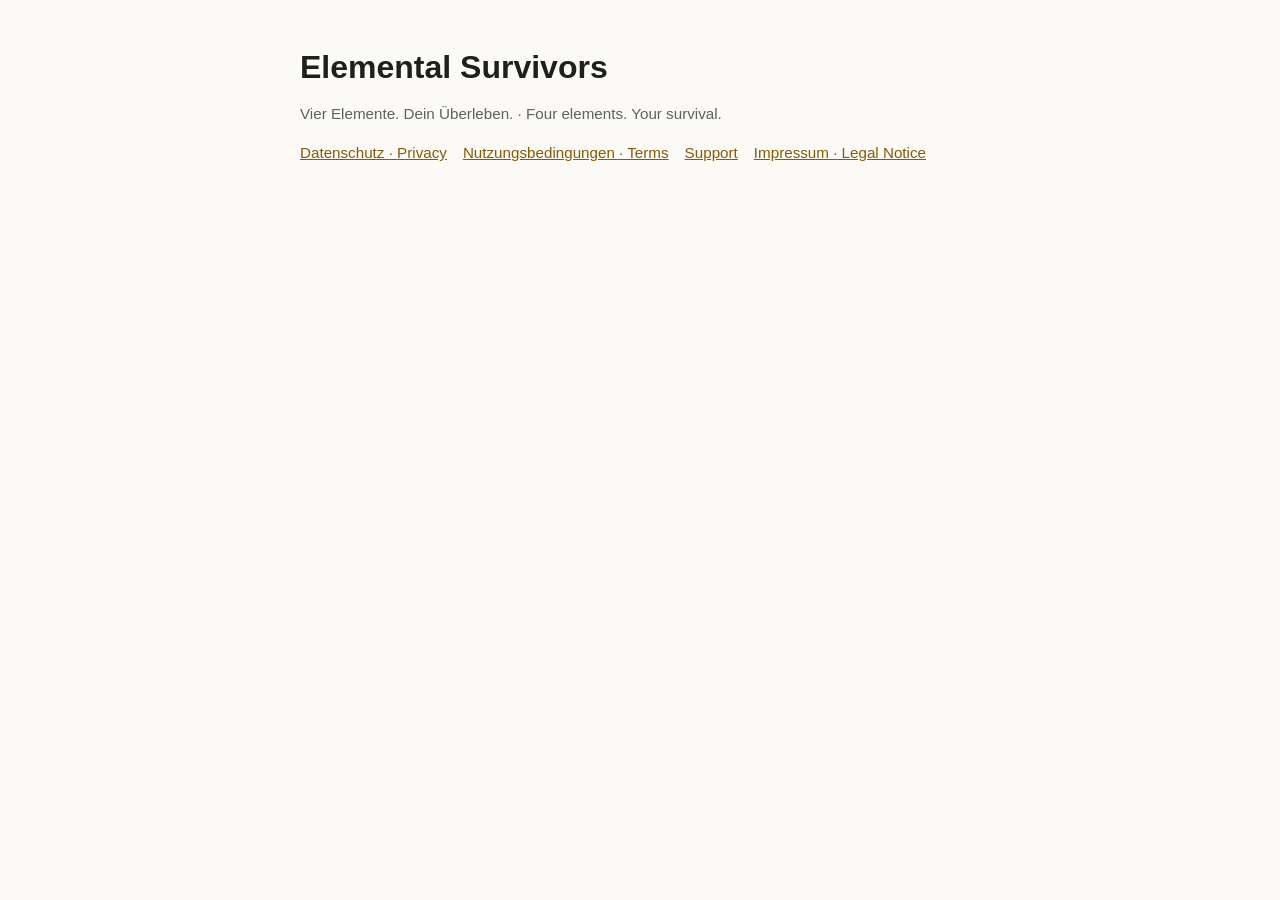
<file: index.html>
<!doctype html>
<html lang="de">
<head>
<meta charset="utf-8"><meta name="viewport" content="width=device-width,initial-scale=1">
<title>Elemental Survivors</title><link rel="stylesheet" href="style.css">
</head>
<body><main>
<h1>Elemental Survivors</h1>
<p class="muted">Vier Elemente. Dein Überleben. · Four elements. Your survival.</p>
<nav>
  <a href="privacy.html">Datenschutz · Privacy</a>
  <a href="terms.html">Nutzungsbedingungen · Terms</a>
  <a href="support.html">Support</a>
  <a href="impressum.html">Impressum · Legal Notice</a>
</nav>
</main></body>
</html>
</file>
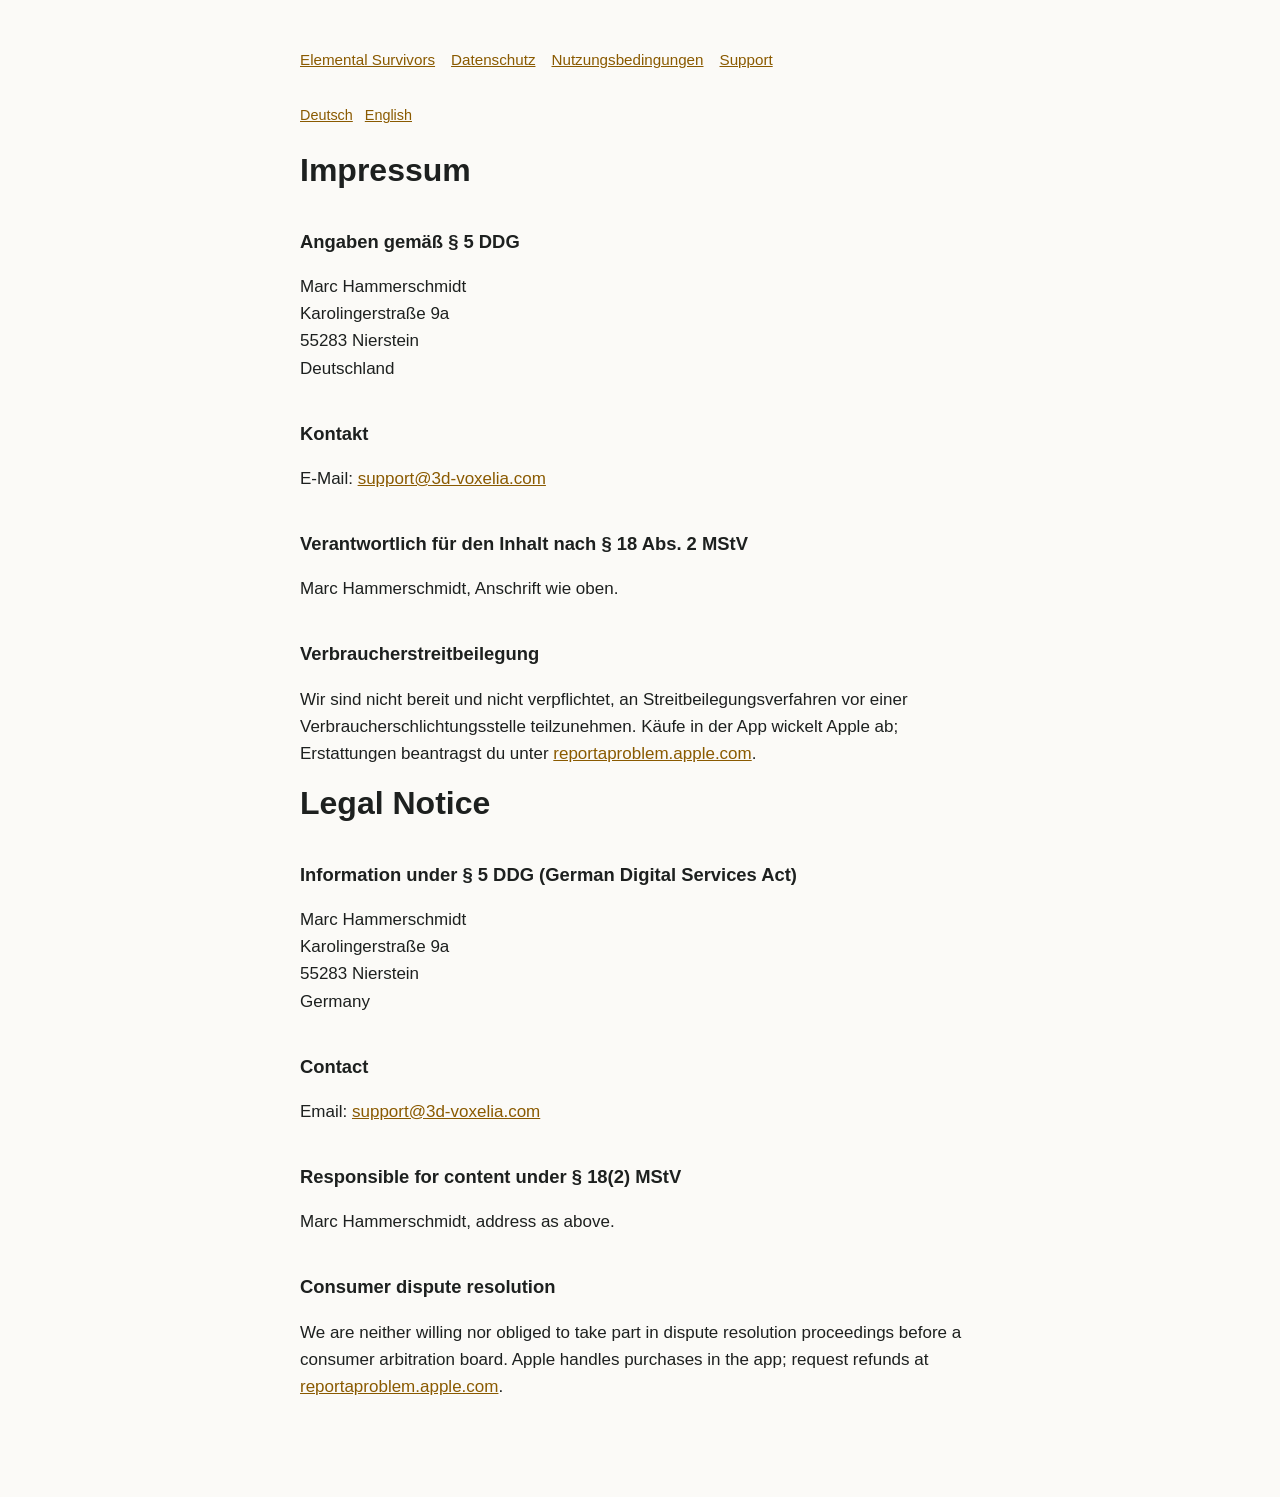
<file: impressum.html>
<!doctype html>
<html lang="de">
<head>
<meta charset="utf-8"><meta name="viewport" content="width=device-width,initial-scale=1">
<title>Elemental Survivors – Impressum / Legal Notice</title><link rel="stylesheet" href="style.css">
</head>
<body><main>
<nav><a href="index.html">Elemental Survivors</a><a href="privacy.html">Datenschutz</a><a href="terms.html">Nutzungsbedingungen</a><a href="support.html">Support</a></nav>
<div class="lang"><a href="#de">Deutsch</a><a href="#en">English</a></div>

<section id="de">
<h1>Impressum</h1>
<h2>Angaben gemäß § 5 DDG</h2>
<p>Marc Hammerschmidt<br>Karolingerstraße 9a<br>55283 Nierstein<br>Deutschland</p>
<h2>Kontakt</h2>
<p>E-Mail: <a href="mailto:support@3d-voxelia.com">support@3d-voxelia.com</a></p>
<h2>Verantwortlich für den Inhalt nach § 18 Abs. 2 MStV</h2>
<p>Marc Hammerschmidt, Anschrift wie oben.</p>
<h2>Verbraucherstreitbeilegung</h2>
<p>Wir sind nicht bereit und nicht verpflichtet, an Streitbeilegungsverfahren vor einer Verbraucherschlichtungsstelle teilzunehmen. Käufe in der App wickelt Apple ab; Erstattungen beantragst du unter <a href="https://reportaproblem.apple.com">reportaproblem.apple.com</a>.</p>
</section>

<section id="en">
<h1>Legal Notice</h1>
<h2>Information under § 5 DDG (German Digital Services Act)</h2>
<p>Marc Hammerschmidt<br>Karolingerstraße 9a<br>55283 Nierstein<br>Germany</p>
<h2>Contact</h2>
<p>Email: <a href="mailto:support@3d-voxelia.com">support@3d-voxelia.com</a></p>
<h2>Responsible for content under § 18(2) MStV</h2>
<p>Marc Hammerschmidt, address as above.</p>
<h2>Consumer dispute resolution</h2>
<p>We are neither willing nor obliged to take part in dispute resolution proceedings before a consumer arbitration board. Apple handles purchases in the app; request refunds at <a href="https://reportaproblem.apple.com">reportaproblem.apple.com</a>.</p>
</section>
</main></body>
</html>
</file>
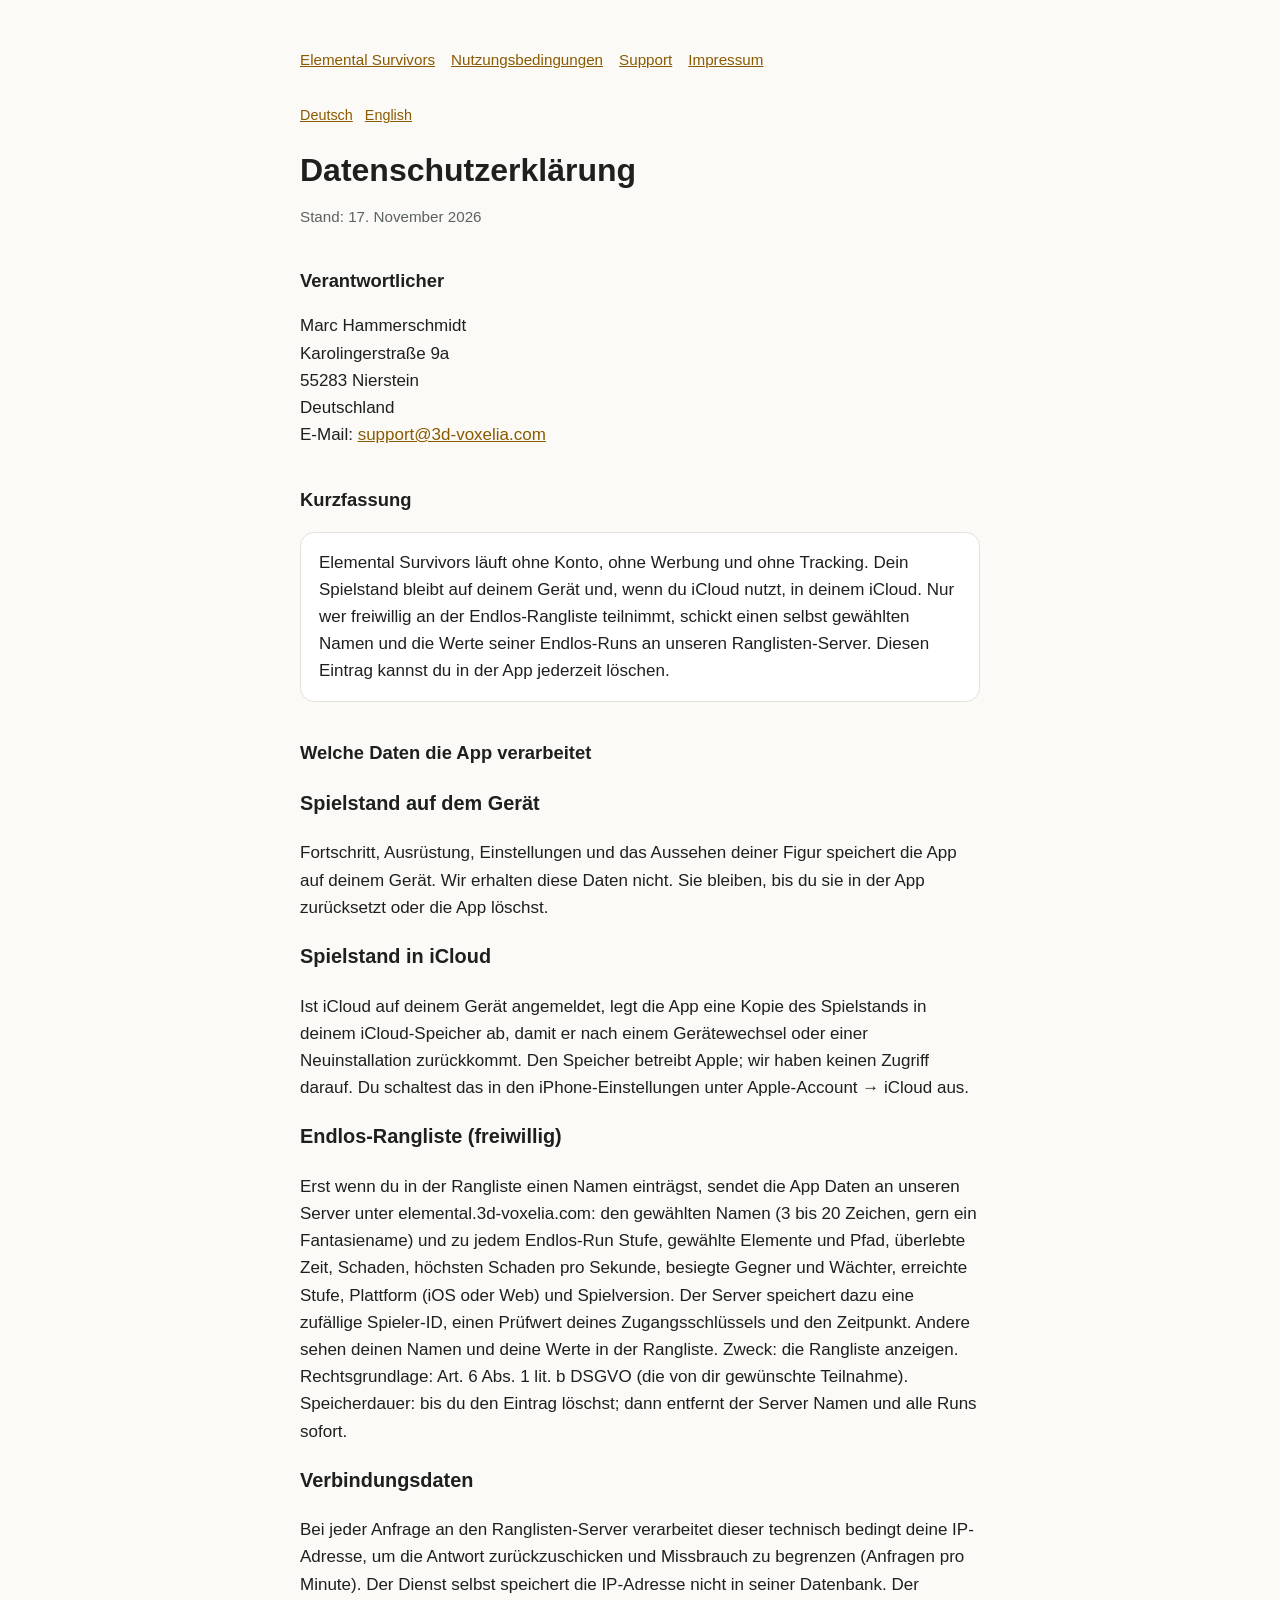
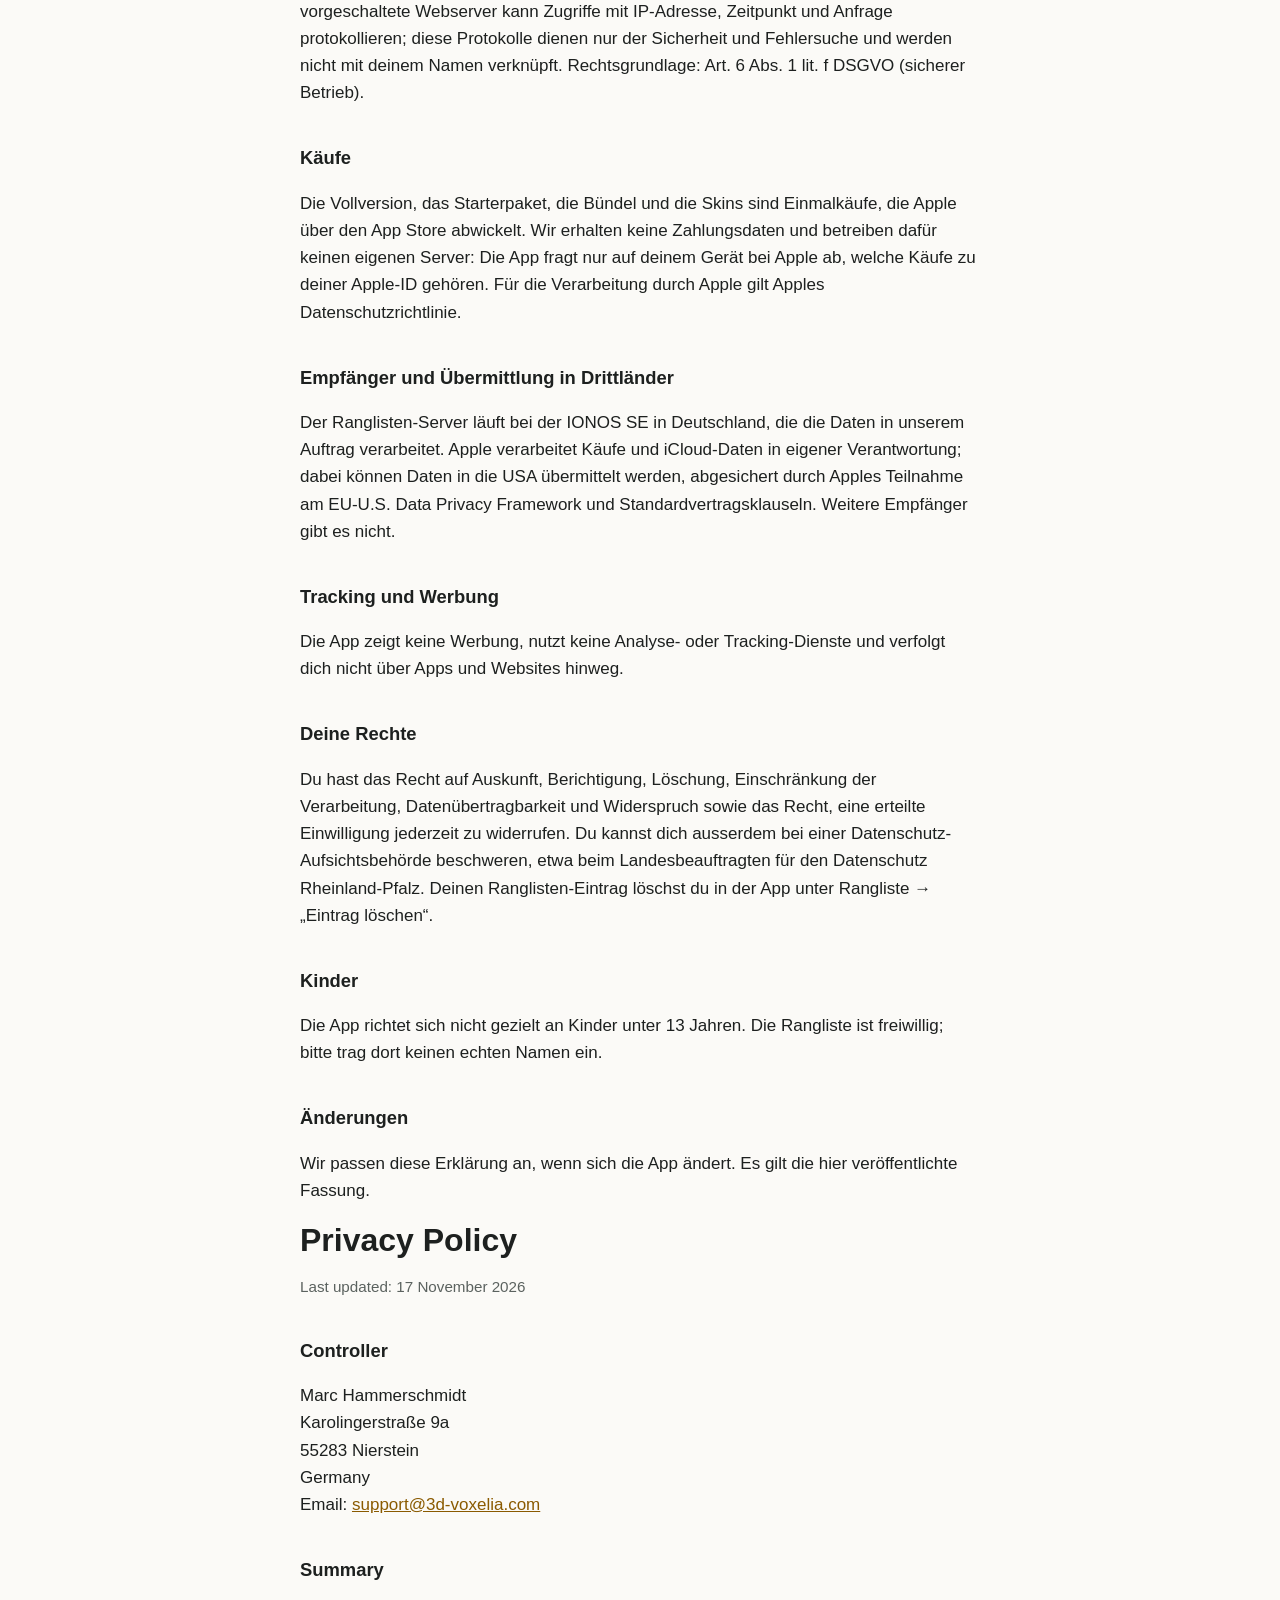
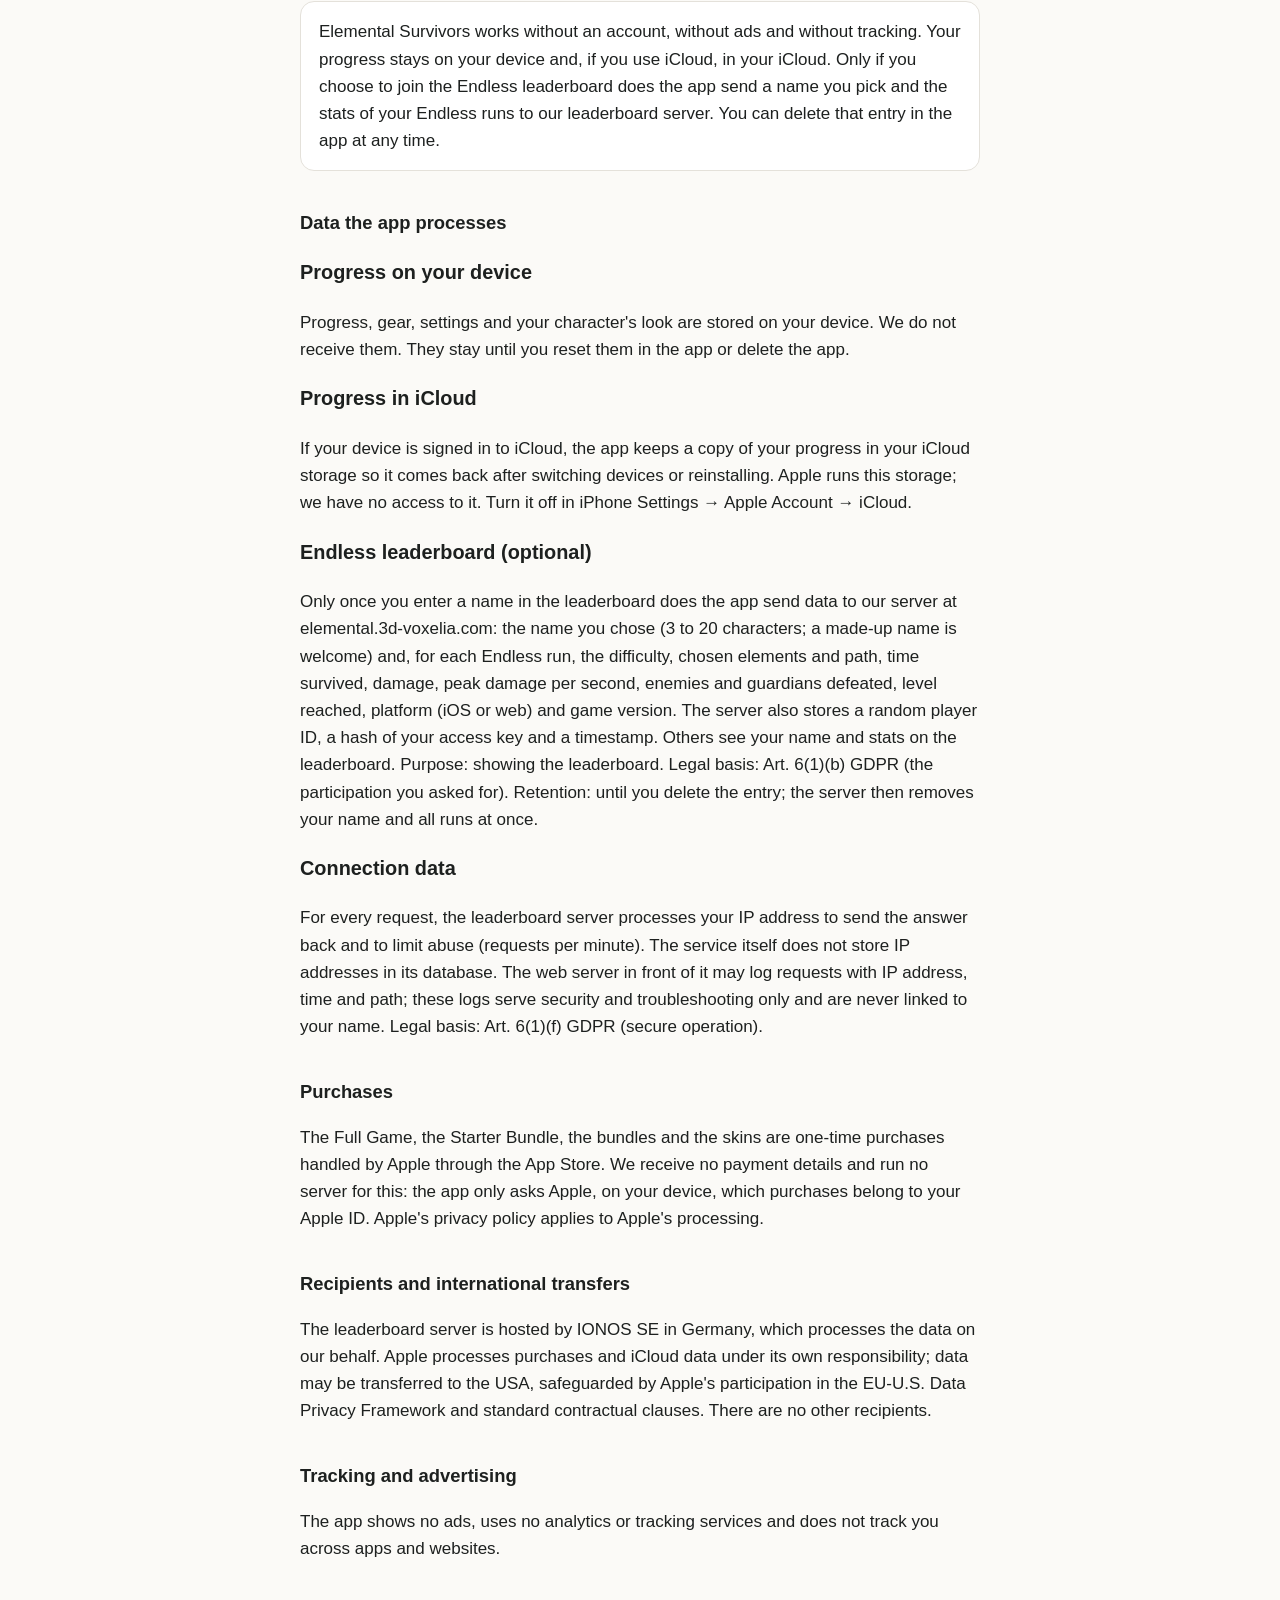
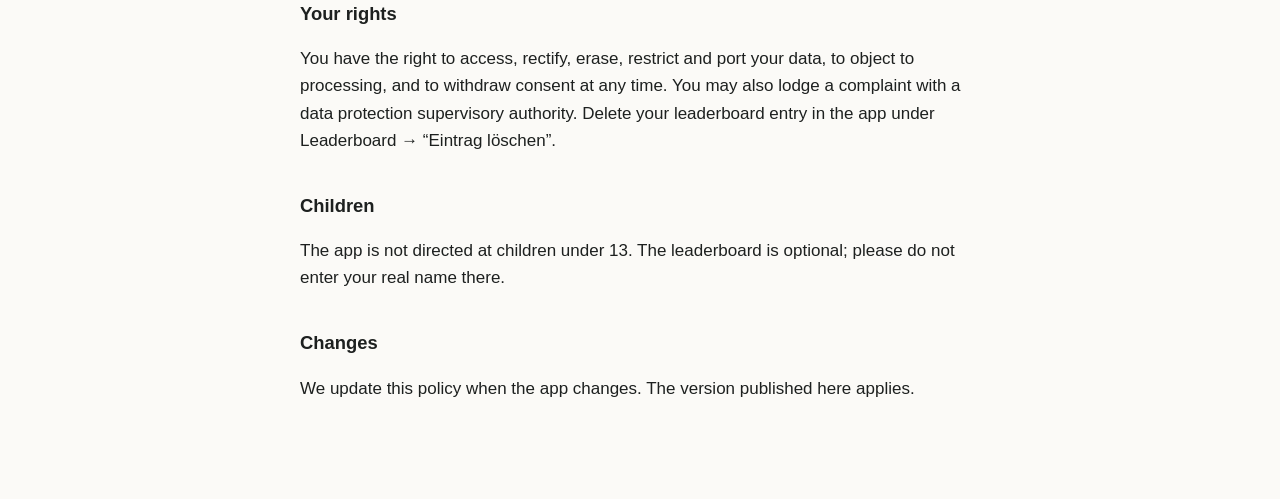
<file: privacy.html>
<!doctype html>
<html lang="de">
<head>
<meta charset="utf-8"><meta name="viewport" content="width=device-width,initial-scale=1">
<title>Elemental Survivors – Datenschutz / Privacy</title><link rel="stylesheet" href="style.css">
</head>
<body><main>
<nav><a href="index.html">Elemental Survivors</a><a href="terms.html">Nutzungsbedingungen</a><a href="support.html">Support</a><a href="impressum.html">Impressum</a></nav>
<div class="lang"><a href="#de">Deutsch</a><a href="#en">English</a></div>

<!--
  Belege im Code (Stand 2026-11-12):
  - Spielstand nur lokal (localStorage im WKWebView): src/main.ts readCharacter/persistProfile.
  - iCloud-Spielstand (NSUbiquitousKeyValueStore, nur Apple, kein eigener Server): Plugin CloudSave der iOS-Hülle.
  - Rangliste nur nach Eingabe eines Namens: src/ui/rangliste.ts (join/report/leave), Server „Elemental Survivors Leaderboard“
    src/server.ts (Tabellen players: id, name, token_hash, created_at; runs: Spielwerte). IP nur zur Drosselung im Speicher.
  - Käufe: StoreKit 2 auf dem Gerät, kein eigener Server: ios/App/App/StorePlugin.swift.
  - Keine Analyse-, Werbe- oder Crash-SDKs von Dritten.
-->

<section id="de">
<h1>Datenschutzerklärung</h1>
<p class="muted">Stand: 17. November 2026</p>

<h2>Verantwortlicher</h2>
<p>Marc Hammerschmidt<br>Karolingerstraße 9a<br>55283 Nierstein<br>Deutschland<br>E-Mail: <a href="mailto:support@3d-voxelia.com">support@3d-voxelia.com</a></p>

<h2>Kurzfassung</h2>
<p class="card">Elemental Survivors läuft ohne Konto, ohne Werbung und ohne Tracking. Dein Spielstand bleibt auf deinem Gerät und, wenn du iCloud nutzt, in deinem iCloud. Nur wer freiwillig an der Endlos-Rangliste teilnimmt, schickt einen selbst gewählten Namen und die Werte seiner Endlos-Runs an unseren Ranglisten-Server. Diesen Eintrag kannst du in der App jederzeit löschen.</p>

<h2>Welche Daten die App verarbeitet</h2>
<h3>Spielstand auf dem Gerät</h3>
<p>Fortschritt, Ausrüstung, Einstellungen und das Aussehen deiner Figur speichert die App auf deinem Gerät. Wir erhalten diese Daten nicht. Sie bleiben, bis du sie in der App zurücksetzt oder die App löschst.</p>
<h3>Spielstand in iCloud</h3>
<p>Ist iCloud auf deinem Gerät angemeldet, legt die App eine Kopie des Spielstands in deinem iCloud-Speicher ab, damit er nach einem Gerätewechsel oder einer Neuinstallation zurückkommt. Den Speicher betreibt Apple; wir haben keinen Zugriff darauf. Du schaltest das in den iPhone-Einstellungen unter Apple-Account → iCloud aus.</p>
<h3>Endlos-Rangliste (freiwillig)</h3>
<p>Erst wenn du in der Rangliste einen Namen einträgst, sendet die App Daten an unseren Server unter elemental.3d-voxelia.com: den gewählten Namen (3 bis 20 Zeichen, gern ein Fantasiename) und zu jedem Endlos-Run Stufe, gewählte Elemente und Pfad, überlebte Zeit, Schaden, höchsten Schaden pro Sekunde, besiegte Gegner und Wächter, erreichte Stufe, Plattform (iOS oder Web) und Spielversion. Der Server speichert dazu eine zufällige Spieler-ID, einen Prüfwert deines Zugangsschlüssels und den Zeitpunkt. Andere sehen deinen Namen und deine Werte in der Rangliste. Zweck: die Rangliste anzeigen. Rechtsgrundlage: Art. 6 Abs. 1 lit. b DSGVO (die von dir gewünschte Teilnahme). Speicherdauer: bis du den Eintrag löschst; dann entfernt der Server Namen und alle Runs sofort.</p>
<h3>Verbindungsdaten</h3>
<p>Bei jeder Anfrage an den Ranglisten-Server verarbeitet dieser technisch bedingt deine IP-Adresse, um die Antwort zurückzuschicken und Missbrauch zu begrenzen (Anfragen pro Minute). Der Dienst selbst speichert die IP-Adresse nicht in seiner Datenbank. Der vorgeschaltete Webserver kann Zugriffe mit IP-Adresse, Zeitpunkt und Anfrage protokollieren; diese Protokolle dienen nur der Sicherheit und Fehlersuche und werden nicht mit deinem Namen verknüpft. Rechtsgrundlage: Art. 6 Abs. 1 lit. f DSGVO (sicherer Betrieb).</p>

<h2>Käufe</h2>
<p>Die Vollversion, das Starterpaket, die Bündel und die Skins sind Einmalkäufe, die Apple über den App Store abwickelt. Wir erhalten keine Zahlungsdaten und betreiben dafür keinen eigenen Server: Die App fragt nur auf deinem Gerät bei Apple ab, welche Käufe zu deiner Apple-ID gehören. Für die Verarbeitung durch Apple gilt Apples Datenschutzrichtlinie.</p>

<h2>Empfänger und Übermittlung in Drittländer</h2>
<p>Der Ranglisten-Server läuft bei der IONOS SE in Deutschland, die die Daten in unserem Auftrag verarbeitet. Apple verarbeitet Käufe und iCloud-Daten in eigener Verantwortung; dabei können Daten in die USA übermittelt werden, abgesichert durch Apples Teilnahme am EU-U.S. Data Privacy Framework und Standardvertragsklauseln. Weitere Empfänger gibt es nicht.</p>

<h2>Tracking und Werbung</h2>
<p>Die App zeigt keine Werbung, nutzt keine Analyse- oder Tracking-Dienste und verfolgt dich nicht über Apps und Websites hinweg.</p>

<h2>Deine Rechte</h2>
<p>Du hast das Recht auf Auskunft, Berichtigung, Löschung, Einschränkung der Verarbeitung, Datenübertragbarkeit und Widerspruch sowie das Recht, eine erteilte Einwilligung jederzeit zu widerrufen. Du kannst dich ausserdem bei einer Datenschutz-Aufsichtsbehörde beschweren, etwa beim Landesbeauftragten für den Datenschutz Rheinland-Pfalz. Deinen Ranglisten-Eintrag löschst du in der App unter Rangliste → „Eintrag löschen“.</p>

<h2>Kinder</h2>
<p>Die App richtet sich nicht gezielt an Kinder unter 13 Jahren. Die Rangliste ist freiwillig; bitte trag dort keinen echten Namen ein.</p>

<h2>Änderungen</h2>
<p>Wir passen diese Erklärung an, wenn sich die App ändert. Es gilt die hier veröffentlichte Fassung.</p>
</section>

<section id="en">
<h1>Privacy Policy</h1>
<p class="muted">Last updated: 17 November 2026</p>

<h2>Controller</h2>
<p>Marc Hammerschmidt<br>Karolingerstraße 9a<br>55283 Nierstein<br>Germany<br>Email: <a href="mailto:support@3d-voxelia.com">support@3d-voxelia.com</a></p>

<h2>Summary</h2>
<p class="card">Elemental Survivors works without an account, without ads and without tracking. Your progress stays on your device and, if you use iCloud, in your iCloud. Only if you choose to join the Endless leaderboard does the app send a name you pick and the stats of your Endless runs to our leaderboard server. You can delete that entry in the app at any time.</p>

<h2>Data the app processes</h2>
<h3>Progress on your device</h3>
<p>Progress, gear, settings and your character's look are stored on your device. We do not receive them. They stay until you reset them in the app or delete the app.</p>
<h3>Progress in iCloud</h3>
<p>If your device is signed in to iCloud, the app keeps a copy of your progress in your iCloud storage so it comes back after switching devices or reinstalling. Apple runs this storage; we have no access to it. Turn it off in iPhone Settings → Apple Account → iCloud.</p>
<h3>Endless leaderboard (optional)</h3>
<p>Only once you enter a name in the leaderboard does the app send data to our server at elemental.3d-voxelia.com: the name you chose (3 to 20 characters; a made-up name is welcome) and, for each Endless run, the difficulty, chosen elements and path, time survived, damage, peak damage per second, enemies and guardians defeated, level reached, platform (iOS or web) and game version. The server also stores a random player ID, a hash of your access key and a timestamp. Others see your name and stats on the leaderboard. Purpose: showing the leaderboard. Legal basis: Art. 6(1)(b) GDPR (the participation you asked for). Retention: until you delete the entry; the server then removes your name and all runs at once.</p>
<h3>Connection data</h3>
<p>For every request, the leaderboard server processes your IP address to send the answer back and to limit abuse (requests per minute). The service itself does not store IP addresses in its database. The web server in front of it may log requests with IP address, time and path; these logs serve security and troubleshooting only and are never linked to your name. Legal basis: Art. 6(1)(f) GDPR (secure operation).</p>

<h2>Purchases</h2>
<p>The Full Game, the Starter Bundle, the bundles and the skins are one-time purchases handled by Apple through the App Store. We receive no payment details and run no server for this: the app only asks Apple, on your device, which purchases belong to your Apple ID. Apple's privacy policy applies to Apple's processing.</p>

<h2>Recipients and international transfers</h2>
<p>The leaderboard server is hosted by IONOS SE in Germany, which processes the data on our behalf. Apple processes purchases and iCloud data under its own responsibility; data may be transferred to the USA, safeguarded by Apple's participation in the EU-U.S. Data Privacy Framework and standard contractual clauses. There are no other recipients.</p>

<h2>Tracking and advertising</h2>
<p>The app shows no ads, uses no analytics or tracking services and does not track you across apps and websites.</p>

<h2>Your rights</h2>
<p>You have the right to access, rectify, erase, restrict and port your data, to object to processing, and to withdraw consent at any time. You may also lodge a complaint with a data protection supervisory authority. Delete your leaderboard entry in the app under Leaderboard → “Eintrag löschen”.</p>

<h2>Children</h2>
<p>The app is not directed at children under 13. The leaderboard is optional; please do not enter your real name there.</p>

<h2>Changes</h2>
<p>We update this policy when the app changes. The version published here applies.</p>
</section>
</main></body>
</html>
</file>
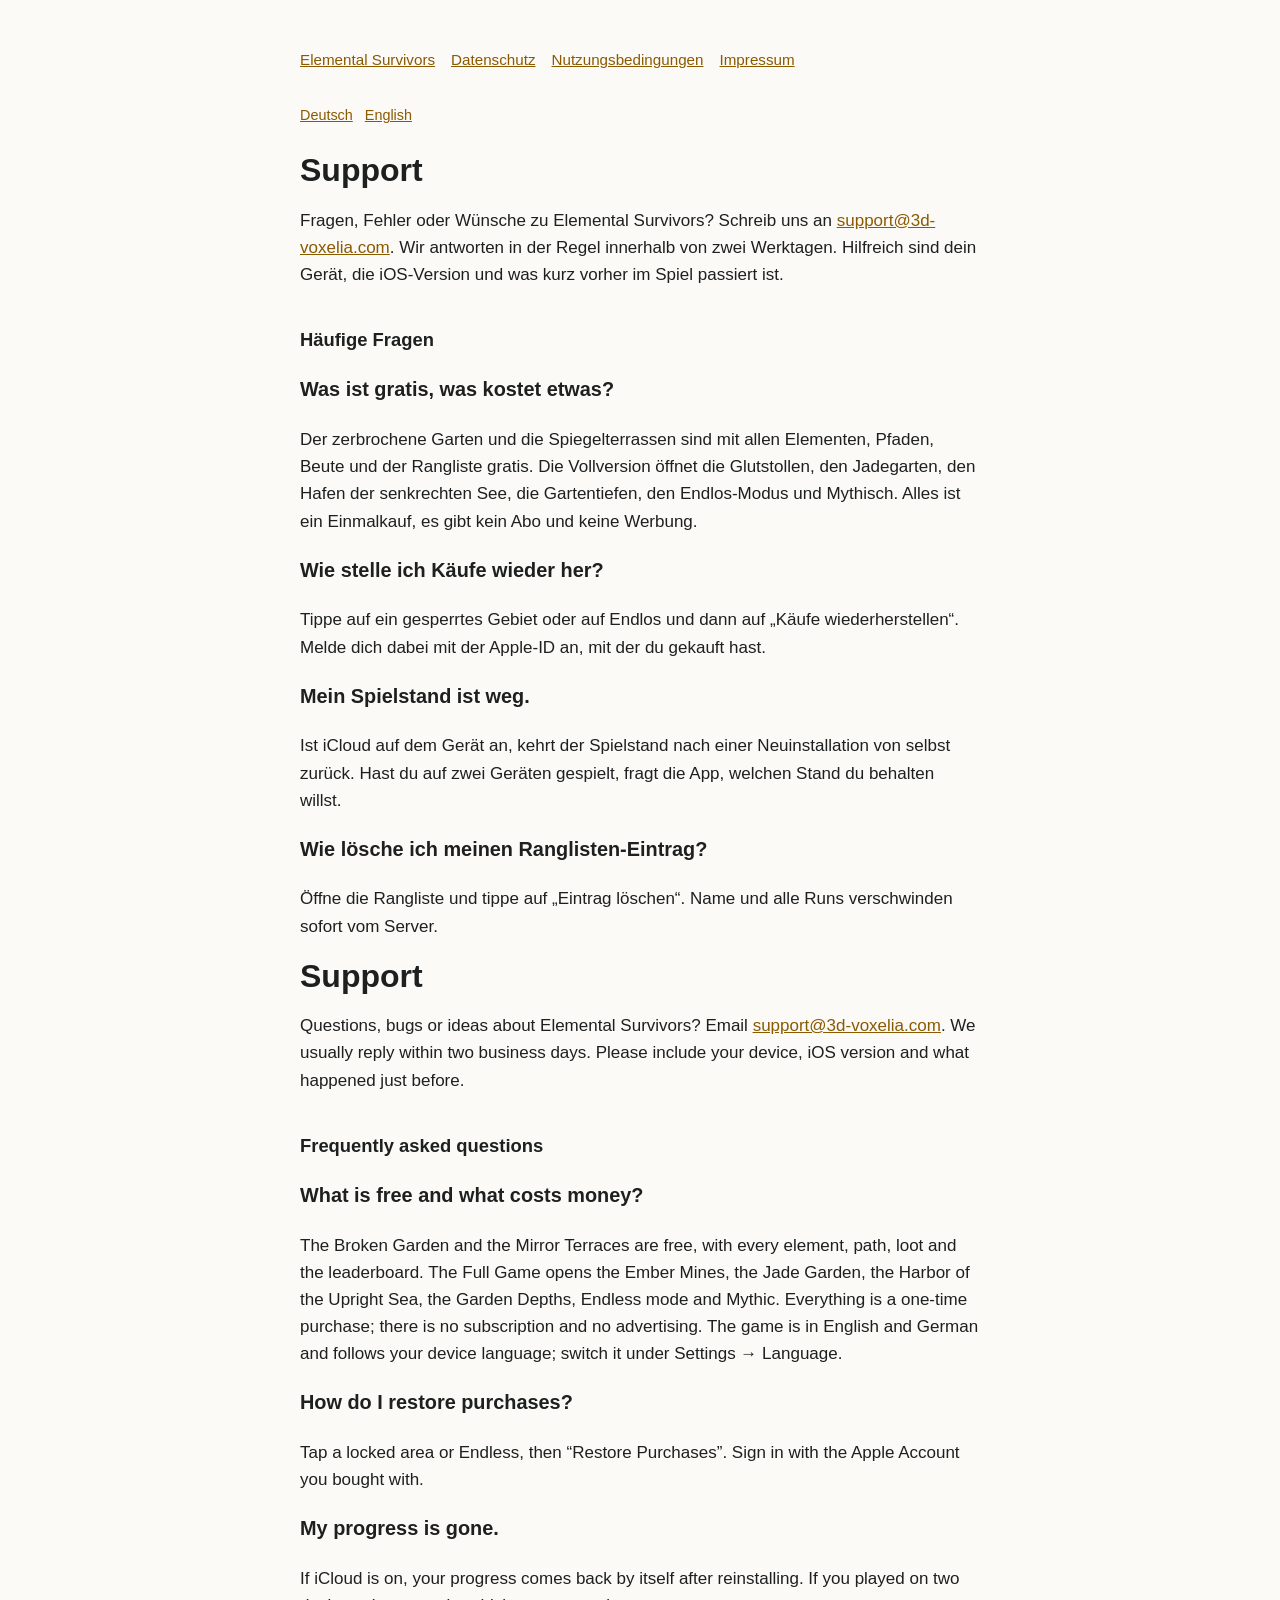
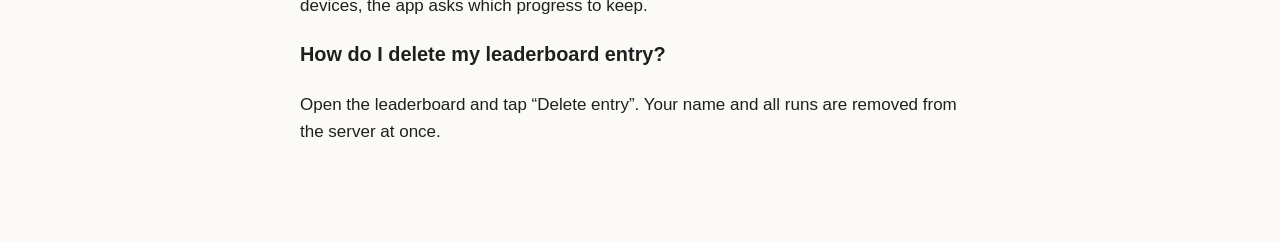
<file: support.html>
<!doctype html>
<html lang="de">
<head>
<meta charset="utf-8"><meta name="viewport" content="width=device-width,initial-scale=1">
<title>Elemental Survivors – Support</title><link rel="stylesheet" href="style.css">
</head>
<body><main>
<nav><a href="index.html">Elemental Survivors</a><a href="privacy.html">Datenschutz</a><a href="terms.html">Nutzungsbedingungen</a><a href="impressum.html">Impressum</a></nav>
<div class="lang"><a href="#de">Deutsch</a><a href="#en">English</a></div>

<section id="de">
<h1>Support</h1>
<p>Fragen, Fehler oder Wünsche zu Elemental Survivors? Schreib uns an <a href="mailto:support@3d-voxelia.com">support@3d-voxelia.com</a>. Wir antworten in der Regel innerhalb von zwei Werktagen. Hilfreich sind dein Gerät, die iOS-Version und was kurz vorher im Spiel passiert ist.</p>
<h2>Häufige Fragen</h2>
<h3>Was ist gratis, was kostet etwas?</h3>
<p>Der zerbrochene Garten und die Spiegelterrassen sind mit allen Elementen, Pfaden, Beute und der Rangliste gratis. Die Vollversion öffnet die Glutstollen, den Jadegarten, den Hafen der senkrechten See, die Gartentiefen, den Endlos-Modus und Mythisch. Alles ist ein Einmalkauf, es gibt kein Abo und keine Werbung.</p>
<h3>Wie stelle ich Käufe wieder her?</h3>
<p>Tippe auf ein gesperrtes Gebiet oder auf Endlos und dann auf „Käufe wiederherstellen“. Melde dich dabei mit der Apple-ID an, mit der du gekauft hast.</p>
<h3>Mein Spielstand ist weg.</h3>
<p>Ist iCloud auf dem Gerät an, kehrt der Spielstand nach einer Neuinstallation von selbst zurück. Hast du auf zwei Geräten gespielt, fragt die App, welchen Stand du behalten willst.</p>
<h3>Wie lösche ich meinen Ranglisten-Eintrag?</h3>
<p>Öffne die Rangliste und tippe auf „Eintrag löschen“. Name und alle Runs verschwinden sofort vom Server.</p>
</section>

<section id="en">
<h1>Support</h1>
<p>Questions, bugs or ideas about Elemental Survivors? Email <a href="mailto:support@3d-voxelia.com">support@3d-voxelia.com</a>. We usually reply within two business days. Please include your device, iOS version and what happened just before.</p>
<h2>Frequently asked questions</h2>
<h3>What is free and what costs money?</h3>
<p>The Broken Garden and the Mirror Terraces are free, with every element, path, loot and the leaderboard. The Full Game opens the Ember Mines, the Jade Garden, the Harbor of the Upright Sea, the Garden Depths, Endless mode and Mythic. Everything is a one-time purchase; there is no subscription and no advertising. The game is in English and German and follows your device language; switch it under Settings → Language.</p>
<h3>How do I restore purchases?</h3>
<p>Tap a locked area or Endless, then “Restore Purchases”. Sign in with the Apple Account you bought with.</p>
<h3>My progress is gone.</h3>
<p>If iCloud is on, your progress comes back by itself after reinstalling. If you played on two devices, the app asks which progress to keep.</p>
<h3>How do I delete my leaderboard entry?</h3>
<p>Open the leaderboard and tap “Delete entry”. Your name and all runs are removed from the server at once.</p>
</section>
</main></body>
</html>
</file>
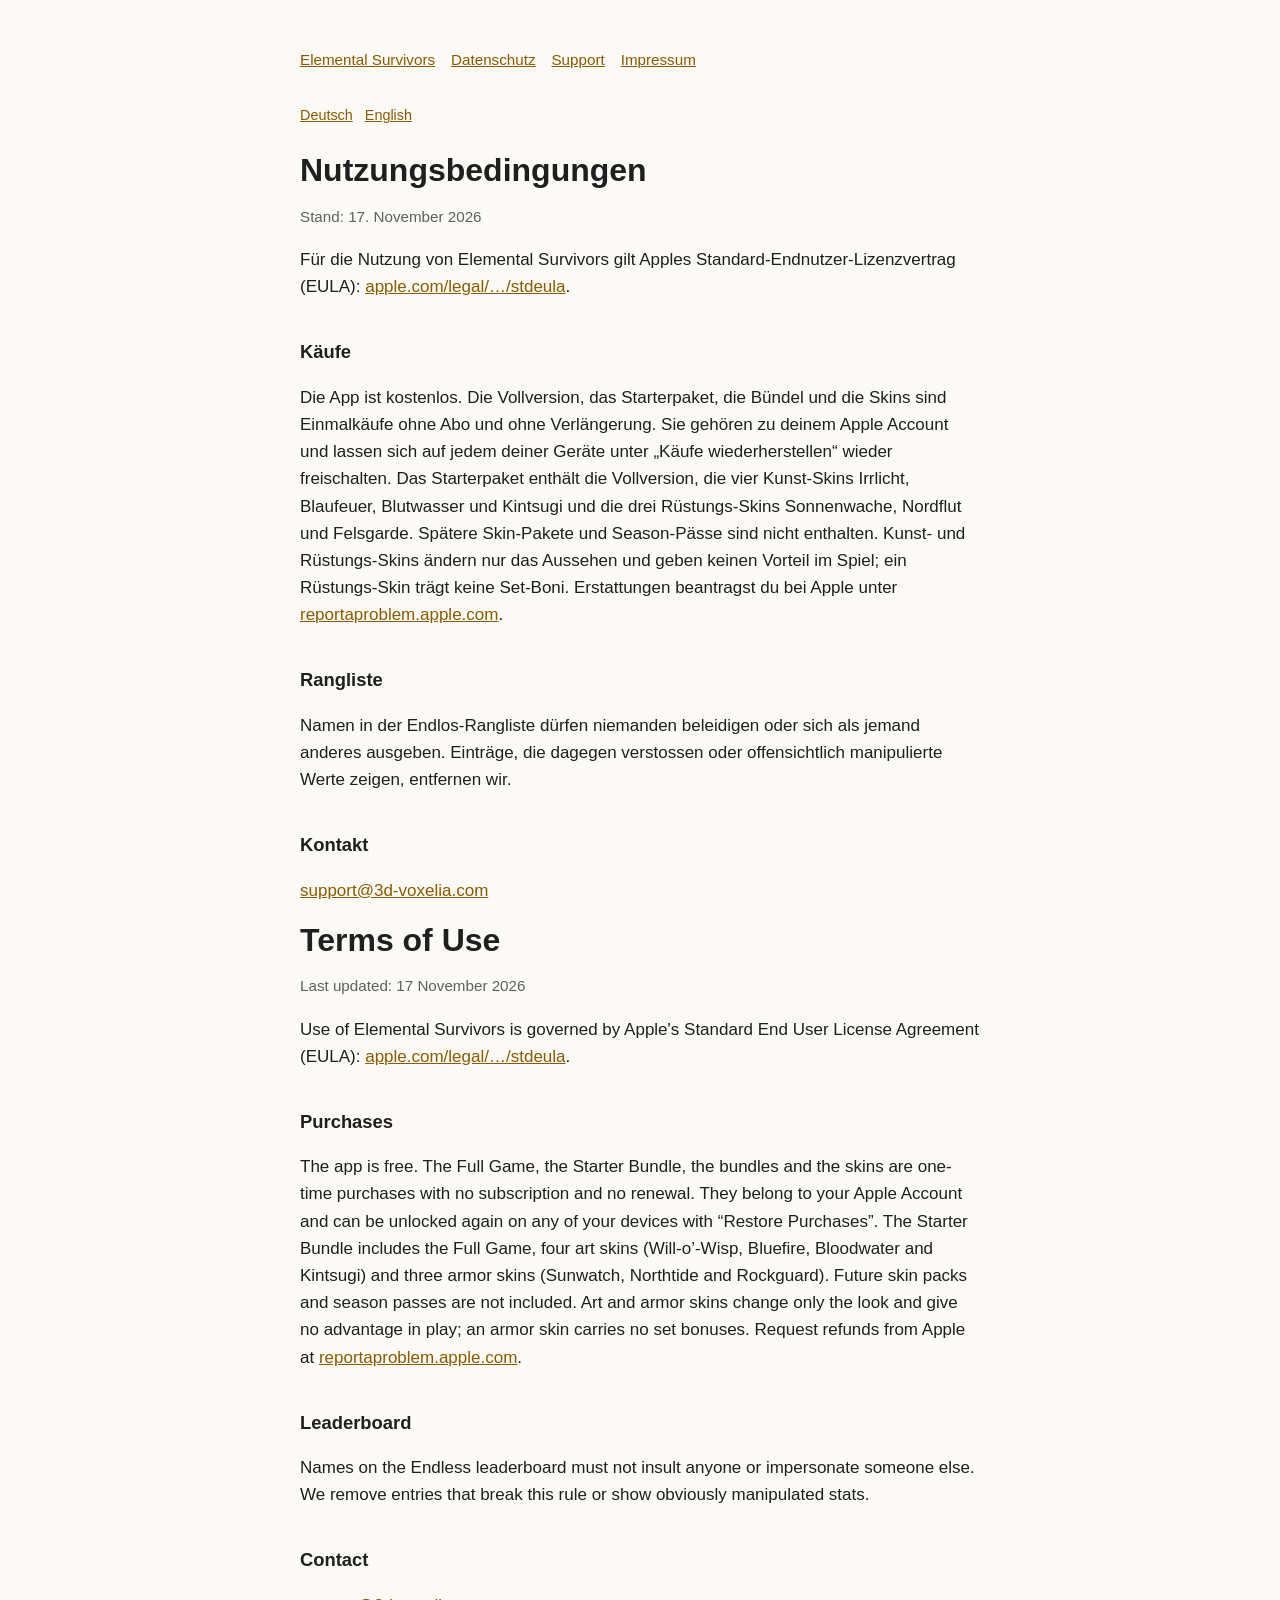
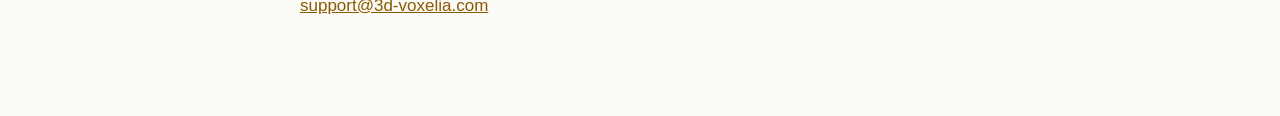
<file: terms.html>
<!doctype html>
<html lang="de">
<head>
<meta charset="utf-8"><meta name="viewport" content="width=device-width,initial-scale=1">
<title>Elemental Survivors – Nutzungsbedingungen / Terms</title><link rel="stylesheet" href="style.css">
</head>
<body><main>
<nav><a href="index.html">Elemental Survivors</a><a href="privacy.html">Datenschutz</a><a href="support.html">Support</a><a href="impressum.html">Impressum</a></nav>
<div class="lang"><a href="#de">Deutsch</a><a href="#en">English</a></div>

<section id="de">
<h1>Nutzungsbedingungen</h1>
<p class="muted">Stand: 17. November 2026</p>
<p>Für die Nutzung von Elemental Survivors gilt Apples Standard-Endnutzer-Lizenzvertrag (EULA): <a href="https://www.apple.com/legal/internet-services/itunes/dev/stdeula/">apple.com/legal/…/stdeula</a>.</p>
<h2>Käufe</h2>
<p>Die App ist kostenlos. Die Vollversion, das Starterpaket, die Bündel und die Skins sind Einmalkäufe ohne Abo und ohne Verlängerung. Sie gehören zu deinem Apple Account und lassen sich auf jedem deiner Geräte unter „Käufe wiederherstellen“ wieder freischalten. Das Starterpaket enthält die Vollversion, die vier Kunst-Skins Irrlicht, Blaufeuer, Blutwasser und Kintsugi und die drei Rüstungs-Skins Sonnenwache, Nordflut und Felsgarde. Spätere Skin-Pakete und Season-Pässe sind nicht enthalten. Kunst- und Rüstungs-Skins ändern nur das Aussehen und geben keinen Vorteil im Spiel; ein Rüstungs-Skin trägt keine Set-Boni. Erstattungen beantragst du bei Apple unter <a href="https://reportaproblem.apple.com">reportaproblem.apple.com</a>.</p>
<h2>Rangliste</h2>
<p>Namen in der Endlos-Rangliste dürfen niemanden beleidigen oder sich als jemand anderes ausgeben. Einträge, die dagegen verstossen oder offensichtlich manipulierte Werte zeigen, entfernen wir.</p>
<h2>Kontakt</h2>
<p><a href="mailto:support@3d-voxelia.com">support@3d-voxelia.com</a></p>
</section>

<section id="en">
<h1>Terms of Use</h1>
<p class="muted">Last updated: 17 November 2026</p>
<p>Use of Elemental Survivors is governed by Apple's Standard End User License Agreement (EULA): <a href="https://www.apple.com/legal/internet-services/itunes/dev/stdeula/">apple.com/legal/…/stdeula</a>.</p>
<h2>Purchases</h2>
<p>The app is free. The Full Game, the Starter Bundle, the bundles and the skins are one-time purchases with no subscription and no renewal. They belong to your Apple Account and can be unlocked again on any of your devices with “Restore Purchases”. The Starter Bundle includes the Full Game, four art skins (Will-o’-Wisp, Bluefire, Bloodwater and Kintsugi) and three armor skins (Sunwatch, Northtide and Rockguard). Future skin packs and season passes are not included. Art and armor skins change only the look and give no advantage in play; an armor skin carries no set bonuses. Request refunds from Apple at <a href="https://reportaproblem.apple.com">reportaproblem.apple.com</a>.</p>
<h2>Leaderboard</h2>
<p>Names on the Endless leaderboard must not insult anyone or impersonate someone else. We remove entries that break this rule or show obviously manipulated stats.</p>
<h2>Contact</h2>
<p><a href="mailto:support@3d-voxelia.com">support@3d-voxelia.com</a></p>
</section>
</main></body>
</html>
</file>
<file: style.css>
:root{--bg:#fbfaf7;--ink:#1d201f;--muted:#5b625f;--accent:#8a5a00;--line:#e4e1da;--card:#ffffff}
@media (prefers-color-scheme:dark){:root{--accent:#dbbb71;--bg:#121413;--ink:#ecefed;--muted:#a3aaa6;--line:#2a2e2c;--card:#1a1d1c}}
*{box-sizing:border-box}
body{margin:0;background:var(--bg);color:var(--ink);font:17px/1.6 -apple-system,BlinkMacSystemFont,"Segoe UI",sans-serif}
main{max-width:720px;margin:0 auto;padding:48px 20px 80px}
h1{font-size:2rem;line-height:1.2;margin:0 0 .25em}
h2{font-size:1.15rem;margin:2em 0 .4em}
p,li{color:var(--ink)} .muted{color:var(--muted);font-size:.95rem}
a{color:var(--accent)}
nav{display:flex;gap:16px;flex-wrap:wrap;margin-bottom:32px;font-size:.95rem}
.lang{display:flex;gap:12px;font-size:.9rem;margin:8px 0 24px}
.card{background:var(--card);border:1px solid var(--line);border-radius:14px;padding:16px 18px}
</file>
